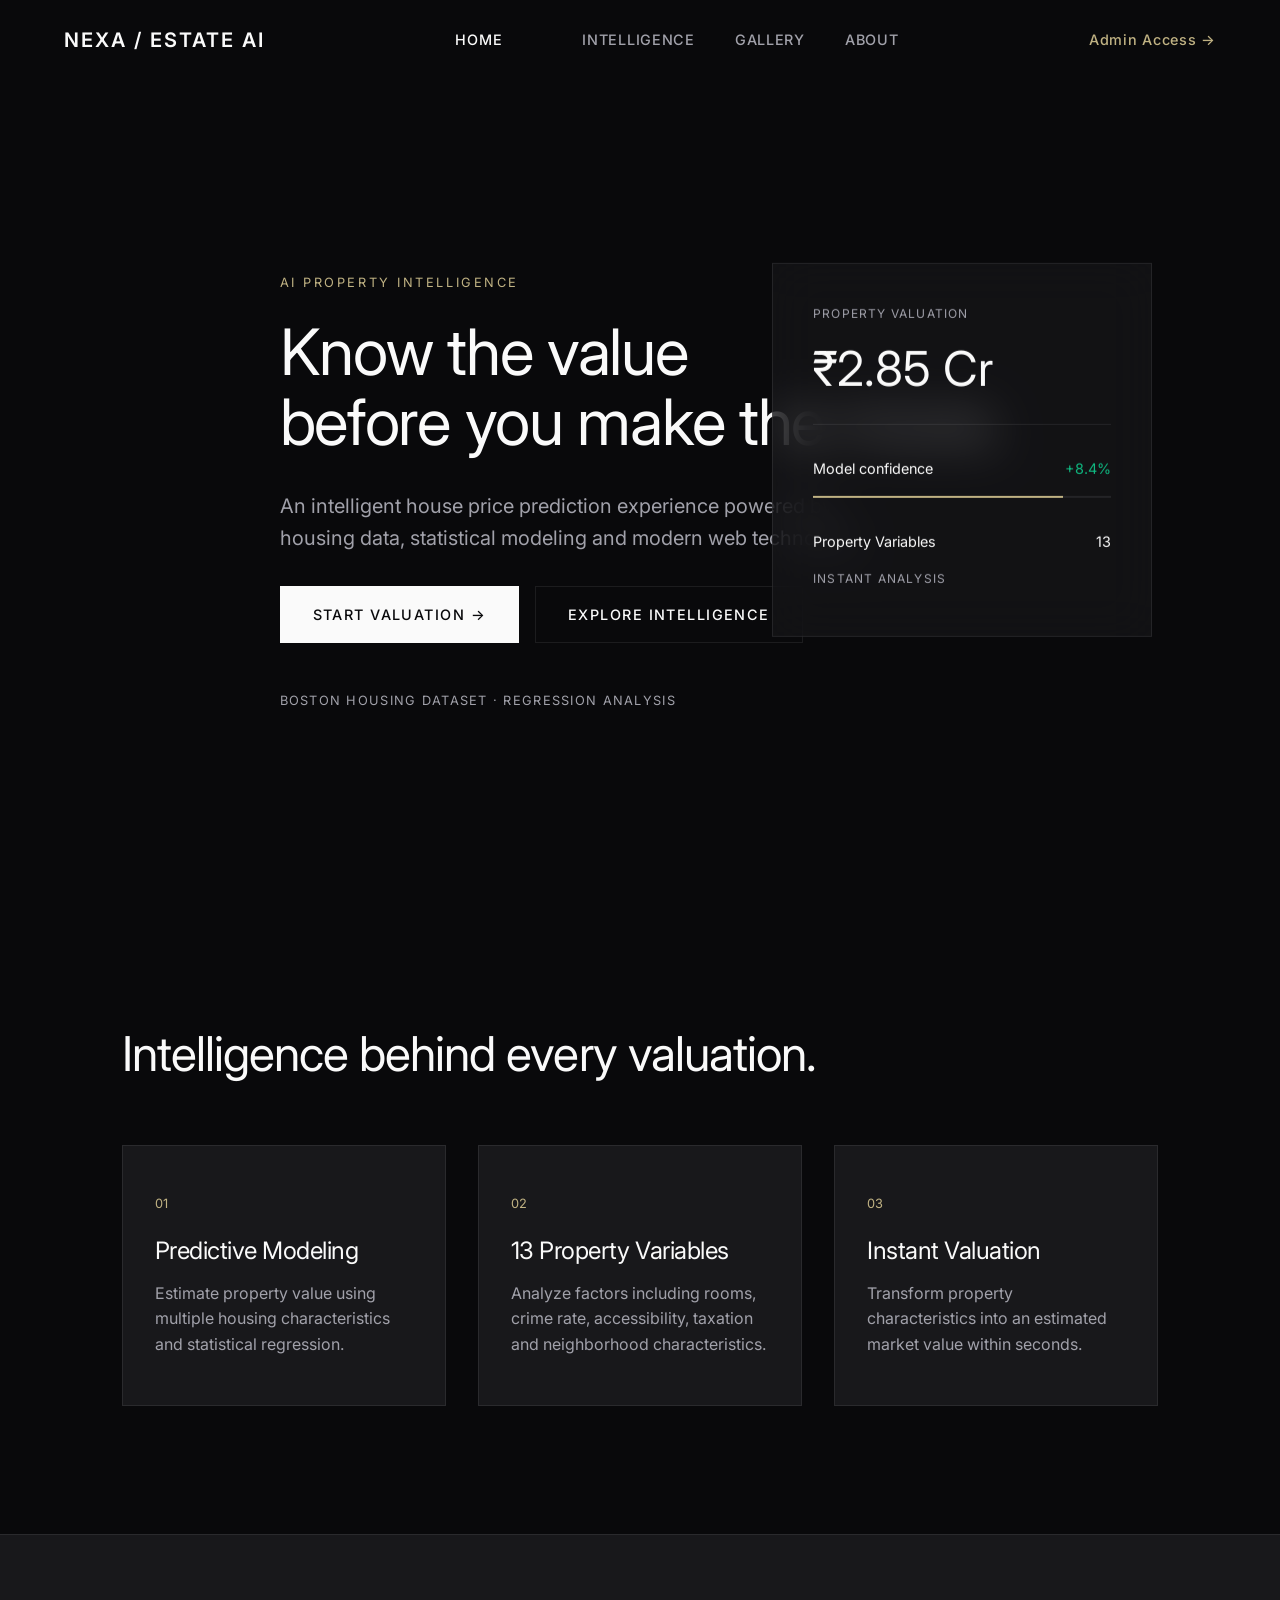
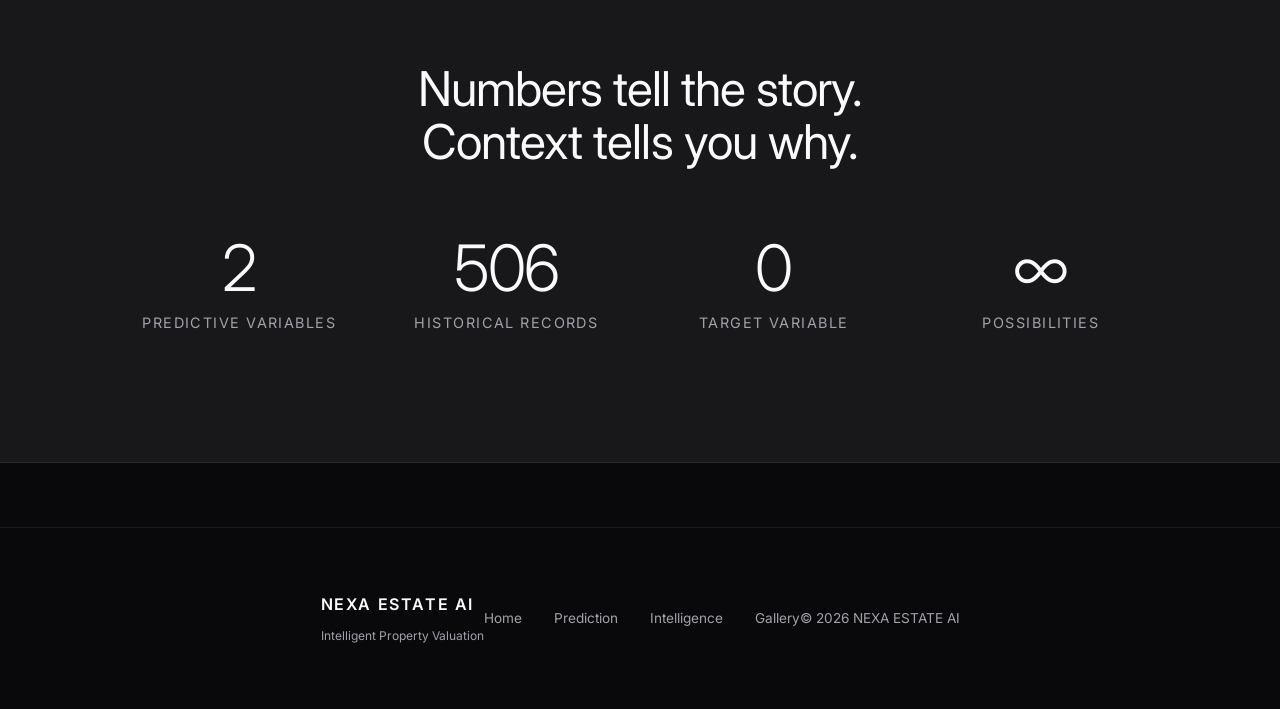
<file: index.html>
<!DOCTYPE html>
<html lang="en">
<head>
    <meta charset="UTF-8">
    <meta name="viewport" content="width=device-width, initial-scale=1.0">
    <title>NEXA ESTATE AI | Intelligent Property Valuation</title>
    <link rel="stylesheet" href="style.css">
</head>
<body>
    <nav class="navbar">
        <a href="index.html" class="logo">NEXA / ESTATE AI</a>
        <ul class="nav-links">
            <li><a href="index.html" class="active">Home</a></li>
            <li><a href="prediction.html" class="auth-required hidden">Prediction</a></li>
            <li><a href="info.html">Intelligence</a></li>
            <li><a href="photos.html">Gallery</a></li>
            <li><a href="about.html">About</a></li>
        </ul>
        <div class="nav-right">
            <a href="login.html" class="login-link">Admin Access &rarr;</a>
            <a href="#" class="auth-required logout-btn hidden">Logout</a>
        </div>
        <div class="hamburger"><span></span><span></span><span></span></div>
    </nav>

    <header class="hero">
        <div class="container">
            <div class="hero-content">
                <span class="hero-label">AI Property Intelligence</span>
                <h1>Know the value<br>before you make the move.</h1>
                <p>An intelligent house price prediction experience powered by housing data, statistical modeling and modern web technology.</p>
                <div class="hero-buttons">
                    <a href="prediction.html" class="btn btn-primary">Start Valuation &rarr;</a>
                    <a href="info.html" class="btn">Explore Intelligence</a>
                </div>
                <div class="hero-trust">Boston Housing Dataset &middot; Regression Analysis</div>
            </div>
            
            <div class="floating-panel">
                <span class="panel-label">Property Valuation</span>
                <div class="panel-value">₹2.85 Cr</div>
                <div class="panel-row">
                    <span>Model confidence</span>
                    <span style="color: var(--success);">+8.4%</span>
                </div>
                <div class="progress-bar"><div class="progress-fill"></div></div>
                <div class="panel-row">
                    <span>Property Variables</span>
                    <span>13</span>
                </div>
                <span class="panel-label" style="margin-top: 1rem;">Instant Analysis</span>
            </div>
        </div>
    </header>

    <section class="section">
        <div class="container">
            <h2 class="section-title">Intelligence behind every valuation.</h2>
            <div class="features-grid">
                <div class="feature-card">
                    <span class="feature-num">01</span>
                    <h3>Predictive Modeling</h3>
                    <p>Estimate property value using multiple housing characteristics and statistical regression.</p>
                </div>
                <div class="feature-card">
                    <span class="feature-num">02</span>
                    <h3>13 Property Variables</h3>
                    <p>Analyze factors including rooms, crime rate, accessibility, taxation and neighborhood characteristics.</p>
                </div>
                <div class="feature-card">
                    <span class="feature-num">03</span>
                    <h3>Instant Valuation</h3>
                    <p>Transform property characteristics into an estimated market value within seconds.</p>
                </div>
            </div>
        </div>
    </section>

    <section class="section stats-section text-center">
        <div class="container">
            <h2 class="section-title" style="margin: 0 auto 4rem; max-width: 100%;">Numbers tell the story.<br>Context tells you why.</h2>
            <div class="stats-grid">
                <div class="stat-item">
                    <h4 class="counter" data-target="13">0</h4>
                    <p>Predictive Variables</p>
                </div>
                <div class="stat-item">
                    <h4 class="counter" data-target="506">0</h4>
                    <p>Historical Records</p>
                </div>
                <div class="stat-item">
                    <h4 class="counter" data-target="1">0</h4>
                    <p>Target Variable</p>
                </div>
                <div class="stat-item">
                    <h4>&infin;</h4>
                    <p>Possibilities</p>
                </div>
            </div>
        </div>
    </section>

    <footer>
        <div class="container flex" style="justify-content: space-between; align-items: center;">
            <div>
                <div class="logo" style="font-size: 1rem; margin-bottom: 0.5rem;">NEXA ESTATE AI</div>
                <p style="font-size: 0.75rem;">Intelligent Property Valuation</p>
            </div>
            <div class="footer-links">
                <a href="index.html">Home</a>
                <a href="prediction.html">Prediction</a>
                <a href="info.html">Intelligence</a>
                <a href="photos.html">Gallery</a>
            </div>
            <div>&copy; <span id="current-year"></span> NEXA ESTATE AI</div>
        </div>
    </footer>

    <script src="script.js"></script>
    <script src="auth.js"></script>
</body>
</html>
</file>
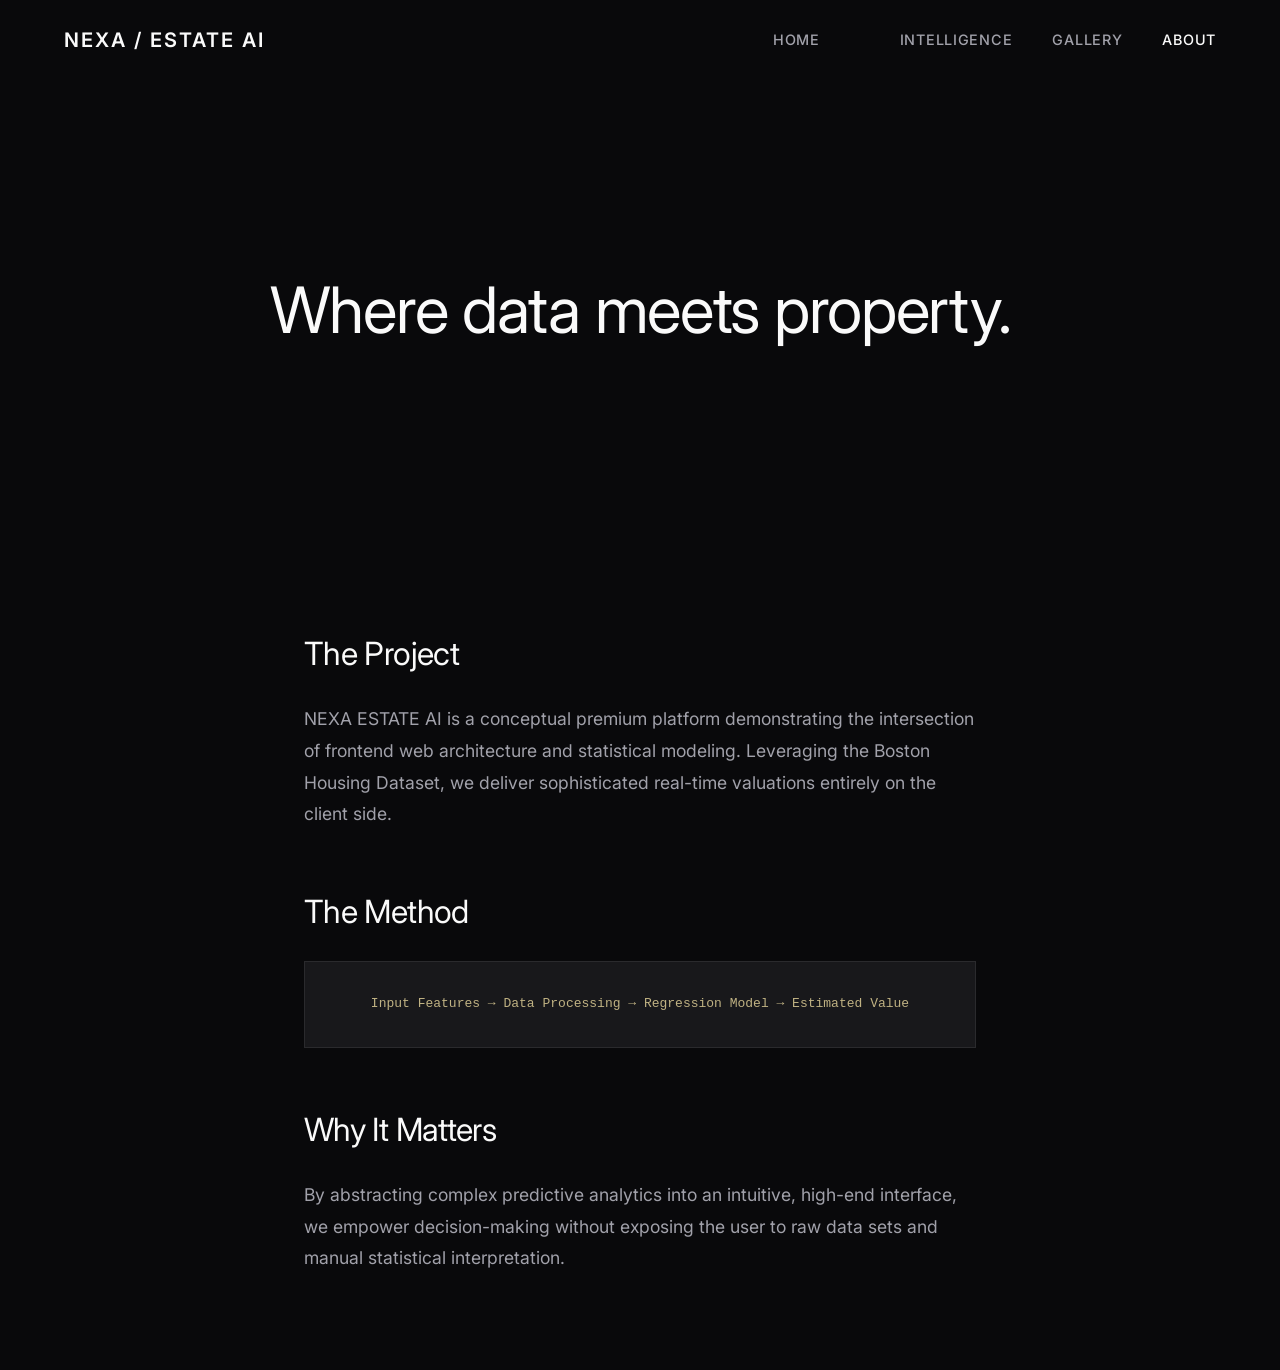
<file: about.html>
<!DOCTYPE html>
<html lang="en">
<head>
    <meta charset="UTF-8">
    <meta name="viewport" content="width=device-width, initial-scale=1.0">
    <title>About - NEXA ESTATE AI</title>
    <link rel="stylesheet" href="style.css">
</head>
<body>
    <nav class="navbar scrolled">
        <a href="index.html" class="logo">NEXA / ESTATE AI</a>
        <ul class="nav-links">
            <li><a href="index.html">Home</a></li>
            <li><a href="prediction.html" class="auth-required hidden">Prediction</a></li>
            <li><a href="info.html">Intelligence</a></li>
            <li><a href="photos.html">Gallery</a></li>
            <li><a href="about.html" class="active">About</a></li>
        </ul>
    </nav>
    <header class="hero" style="min-height: 60vh; background: linear-gradient(rgba(9,9,11,0.8), rgba(9,9,11,0.8)), url('https://images.unsplash.com/photo-1600607687920-4e2a09cf159d?auto=format&fit=crop&w=1920&q=80') center/cover;">
        <div class="container text-center">
            <h1 style="font-size: 4rem;">Where data meets property.</h1>
        </div>
    </header>
    <main class="container" style="max-width: 800px; padding: 6rem 5%;">
        <h2 style="font-size: 2rem; margin-bottom: 2rem;">The Project</h2>
        <p style="margin-bottom: 4rem; font-size: 1.1rem; line-height: 1.8;">NEXA ESTATE AI is a conceptual premium platform demonstrating the intersection of frontend web architecture and statistical modeling. Leveraging the Boston Housing Dataset, we deliver sophisticated real-time valuations entirely on the client side.</p>
        
        <h2 style="font-size: 2rem; margin-bottom: 2rem;">The Method</h2>
        <div style="padding: 2rem; background: var(--bg-card); border: 1px solid var(--border); font-family: monospace; text-align: center; color: var(--accent); margin-bottom: 4rem;">
            Input Features &rarr; Data Processing &rarr; Regression Model &rarr; Estimated Value
        </div>

        <h2 style="font-size: 2rem; margin-bottom: 2rem;">Why It Matters</h2>
        <p style="font-size: 1.1rem; line-height: 1.8;">By abstracting complex predictive analytics into an intuitive, high-end interface, we empower decision-making without exposing the user to raw data sets and manual statistical interpretation.</p>
    </main>
    <script src="script.js"></script>
    <script src="auth.js"></script>
</body>
</html>
</file>
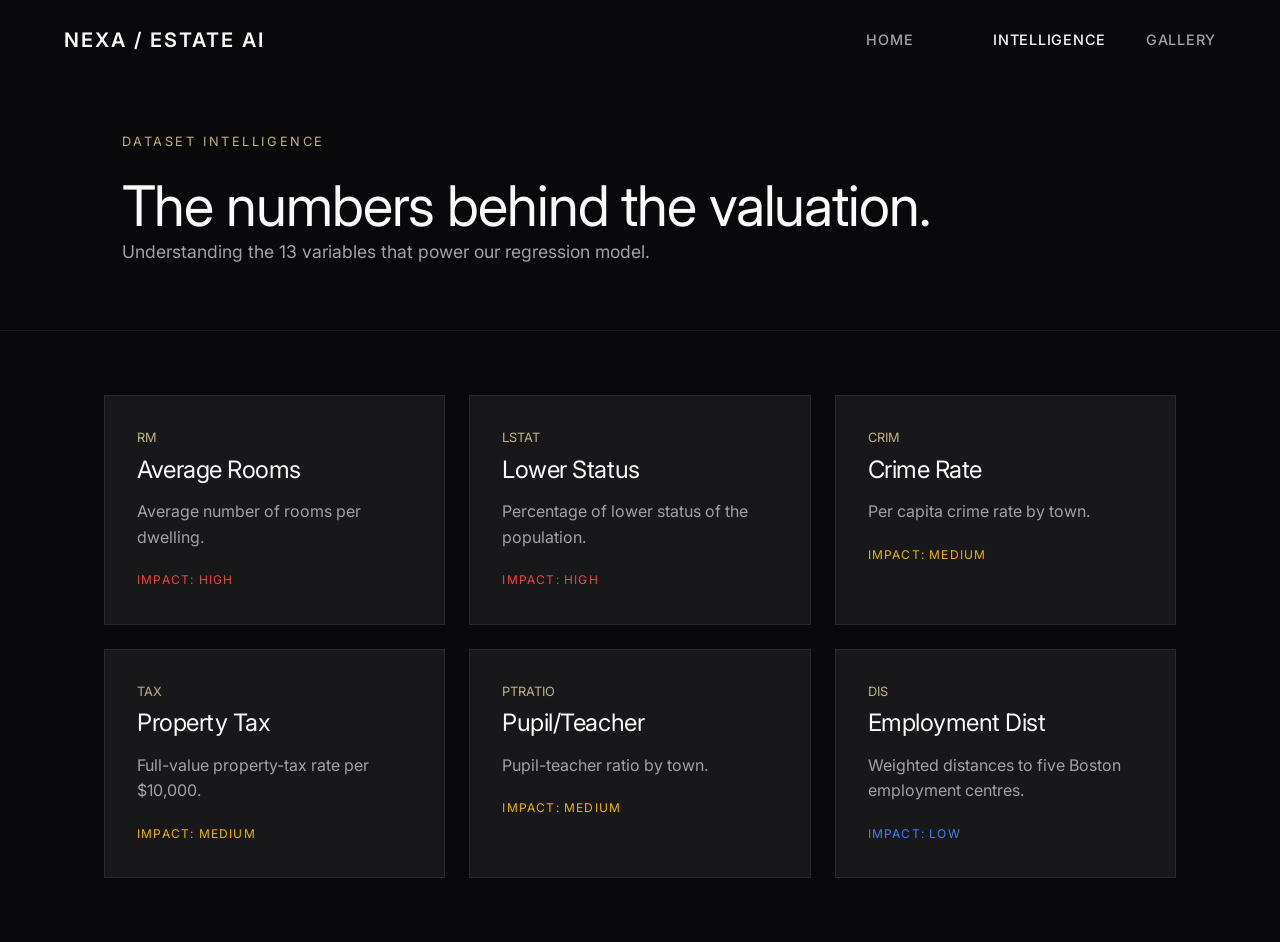
<file: info.html>
<!DOCTYPE html>
<html lang="en">
<head>
    <meta charset="UTF-8">
    <meta name="viewport" content="width=device-width, initial-scale=1.0">
    <title>Intelligence - NEXA ESTATE AI</title>
    <link rel="stylesheet" href="style.css">
</head>
<body>
    <nav class="navbar scrolled">
        <a href="index.html" class="logo">NEXA / ESTATE AI</a>
        <ul class="nav-links">
            <li><a href="index.html">Home</a></li>
            <li><a href="prediction.html" class="auth-required hidden">Prediction</a></li>
            <li><a href="info.html" class="active">Intelligence</a></li>
            <li><a href="photos.html">Gallery</a></li>
        </ul>
    </nav>
    <header class="dashboard-header">
        <div class="container">
            <span class="hero-label">Dataset Intelligence</span>
            <h1 style="font-size: 3.5rem;">The numbers behind the valuation.</h1>
            <p style="font-size: 1.1rem; max-width: 600px;">Understanding the 13 variables that power our regression model.</p>
        </div>
    </header>
    <main class="container" style="padding: 4rem 5%;">
        <div class="info-grid">
            <div class="info-card"><span class="code" style="color:var(--accent); font-size:0.8rem; display:block; margin-bottom:0.5rem;">RM</span><h3>Average Rooms</h3><p style="margin:1rem 0;">Average number of rooms per dwelling.</p><span class="impact-high">IMPACT: HIGH</span></div>
            <div class="info-card"><span class="code" style="color:var(--accent); font-size:0.8rem; display:block; margin-bottom:0.5rem;">LSTAT</span><h3>Lower Status</h3><p style="margin:1rem 0;">Percentage of lower status of the population.</p><span class="impact-high">IMPACT: HIGH</span></div>
            <div class="info-card"><span class="code" style="color:var(--accent); font-size:0.8rem; display:block; margin-bottom:0.5rem;">CRIM</span><h3>Crime Rate</h3><p style="margin:1rem 0;">Per capita crime rate by town.</p><span class="impact-med">IMPACT: MEDIUM</span></div>
            <div class="info-card"><span class="code" style="color:var(--accent); font-size:0.8rem; display:block; margin-bottom:0.5rem;">TAX</span><h3>Property Tax</h3><p style="margin:1rem 0;">Full-value property-tax rate per $10,000.</p><span class="impact-med">IMPACT: MEDIUM</span></div>
            <div class="info-card"><span class="code" style="color:var(--accent); font-size:0.8rem; display:block; margin-bottom:0.5rem;">PTRATIO</span><h3>Pupil/Teacher</h3><p style="margin:1rem 0;">Pupil-teacher ratio by town.</p><span class="impact-med">IMPACT: MEDIUM</span></div>
            <div class="info-card"><span class="code" style="color:var(--accent); font-size:0.8rem; display:block; margin-bottom:0.5rem;">DIS</span><h3>Employment Dist</h3><p style="margin:1rem 0;">Weighted distances to five Boston employment centres.</p><span class="impact-low">IMPACT: LOW</span></div>
        </div>
    </main>
    <script src="script.js"></script>
    <script src="auth.js"></script>
</body>
</html>
</file>
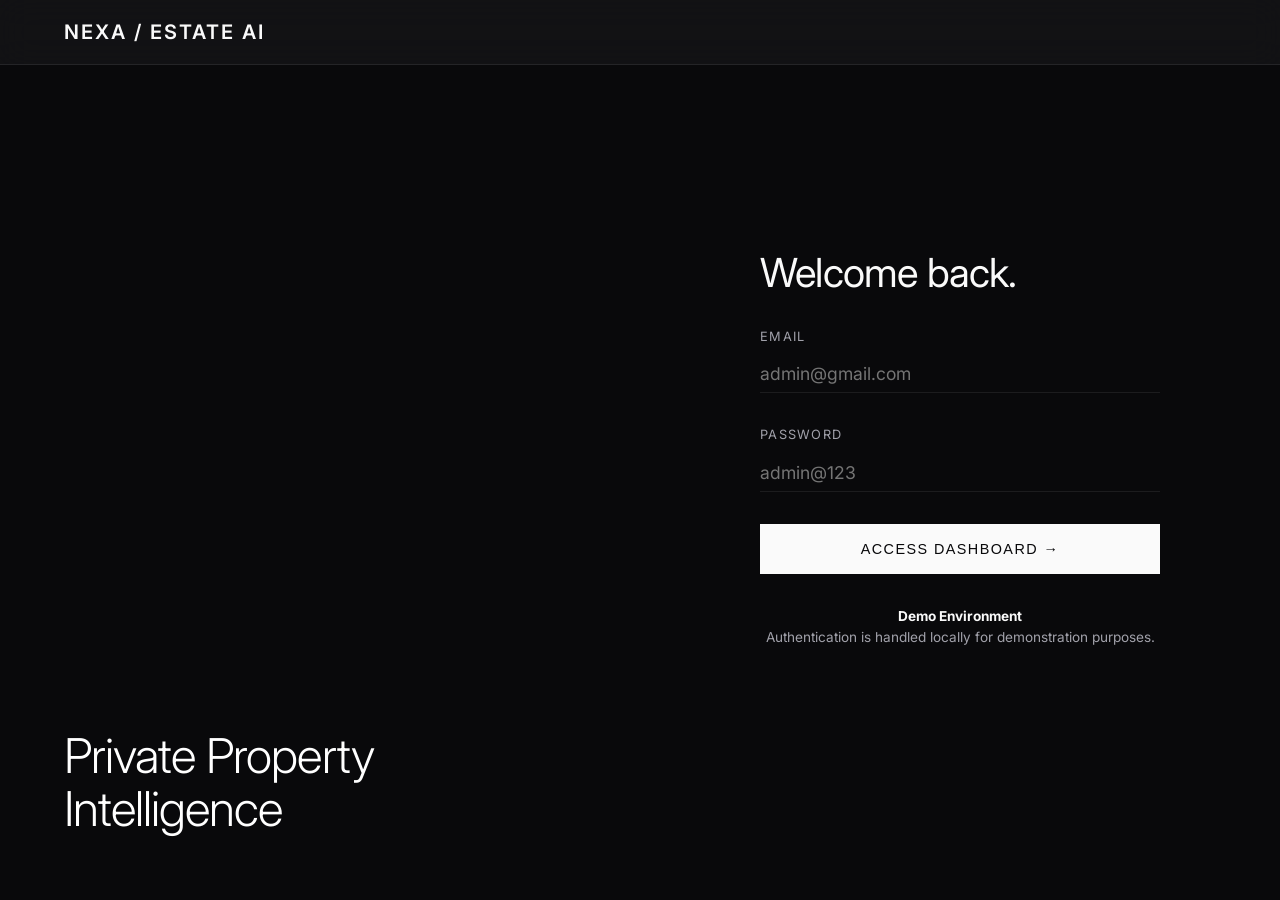
<file: login.html>
<!DOCTYPE html>
<html lang="en">
<head>
    <meta charset="UTF-8">
    <meta name="viewport" content="width=device-width, initial-scale=1.0">
    <title>Login - NEXA ESTATE AI</title>
    <link rel="stylesheet" href="style.css">
</head>
<body>
    <nav class="navbar scrolled">
        <a href="index.html" class="logo">NEXA / ESTATE AI</a>
    </nav>
    <div class="auth-layout">
        <div class="auth-image">
            <h2 style="color: white; font-size: 3rem; font-weight: 300;">Private Property<br>Intelligence</h2>
        </div>
        <div class="auth-form-container">
            <div class="auth-form">
                <h2>Welcome back.</h2>
                <form id="nexa-login">
                    <div class="input-group">
                        <label>Email</label>
                        <input type="email" id="email" required placeholder="admin@gmail.com">
                    </div>
                    <div class="input-group">
                        <label>Password</label>
                        <input type="password" id="password" required placeholder="admin@123">
                    </div>
                    <div id="login-error" class="error-msg hidden">Invalid credentials. Access denied.</div>
                    <button type="submit" class="btn btn-primary w-100">Access Dashboard &rarr;</button>
                </form>
                <div class="form-footer">
                    <strong style="color: var(--text-main);">Demo Environment</strong><br>
                    Authentication is handled locally for demonstration purposes.
                </div>
            </div>
        </div>
    </div>
    <script src="script.js"></script>
    <script src="auth.js"></script>
</body>
</html>
</file>
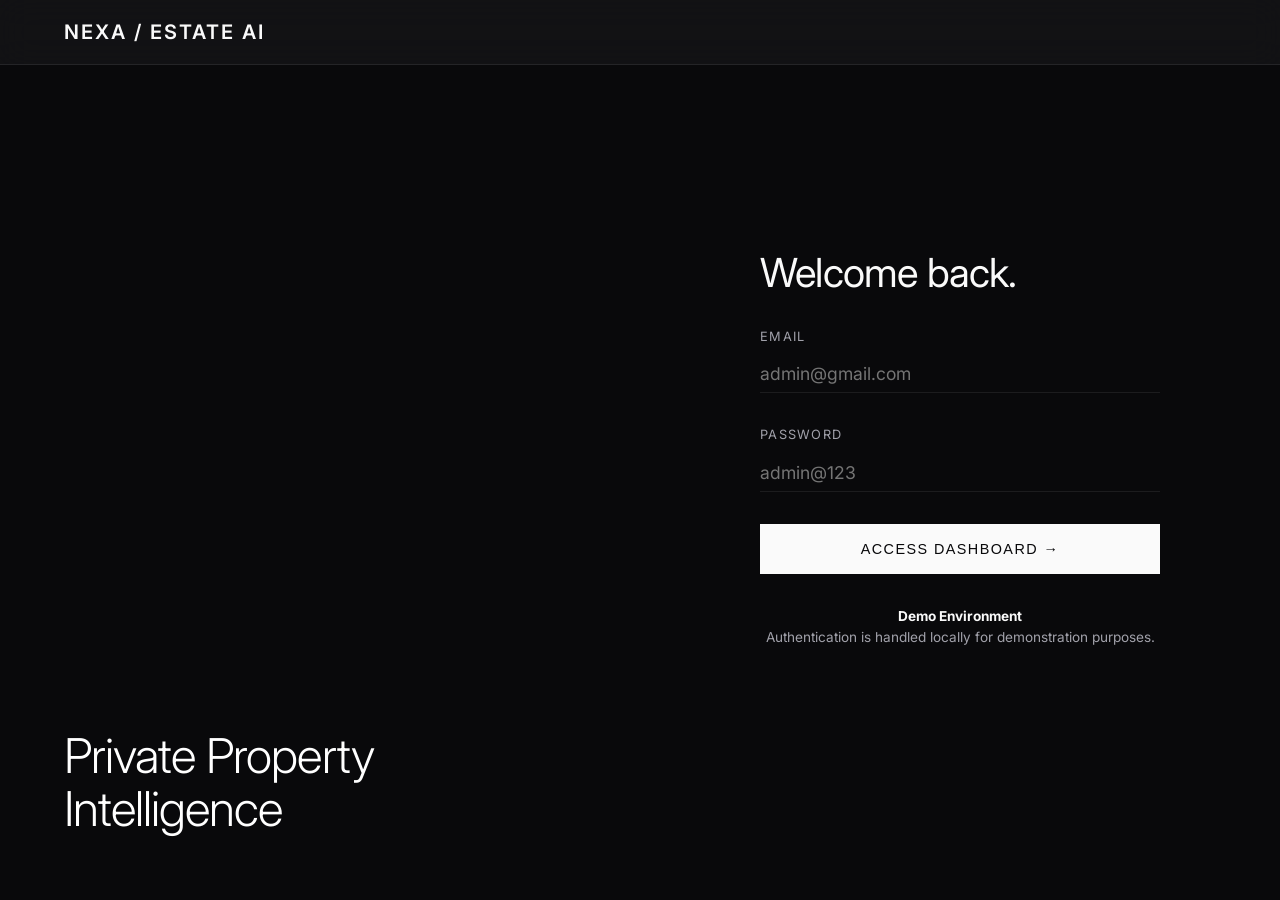
<file: prediction.html>
<!DOCTYPE html>
<html lang="en">
<head>
    <meta charset="UTF-8">
    <meta name="viewport" content="width=device-width, initial-scale=1.0">
    <title>Prediction - NEXA ESTATE AI</title>
    <link rel="stylesheet" href="style.css">
</head>
<body>
    <nav class="navbar scrolled">
        <a href="index.html" class="logo">NEXA / ESTATE AI</a>
        <ul class="nav-links">
            <li><a href="index.html">Home</a></li>
            <li><a href="prediction.html" class="active">Prediction</a></li>
            <li><a href="info.html">Intelligence</a></li>
            <li><a href="photos.html">Gallery</a></li>
        </ul>
        <div class="nav-right">
            <a href="#" class="logout-btn">Logout</a>
        </div>
    </nav>

    <div class="loader-overlay" id="loader">
        <div class="spinner"></div>
        <div id="loader-text" style="font-size: 0.9rem; letter-spacing: 0.1em; text-transform: uppercase;">Analyzing property...</div>
    </div>

    <header class="dashboard-header">
        <div class="container">
            <h1 style="font-size: 3rem;">Predict House Price</h1>
            <p style="font-size: 1.1rem; max-width: 600px;">Enter the property details below to get an estimated price.</p>
        </div>
    </header>

    <main class="dashboard-layout container">
        <div class="input-section">
            <form id="prediction-engine">
                <div class="input-grid">
                    <!-- Simplified Inputs without the dataset codes -->
                    <div class="input-card"><label>Crime Rate</label><p>Area crime rate</p><div class="input-control"><input type="number" step="any" id="f-crim" value="0.00632"><span class="unit">rate</span></div></div>
                    <div class="input-card"><label>Zoned Land</label><p>Residential area</p><div class="input-control"><input type="number" step="any" id="f-zn" value="18"><span class="unit">%</span></div></div>
                    <div class="input-card"><label>Business Area</label><p>Commercial area</p><div class="input-control"><input type="number" step="any" id="f-indus" value="2.31"><span class="unit">acres</span></div></div>
                    <div class="input-card"><label>Near River</label><p>Is it near a river? (1=Yes, 0=No)</p><div class="input-control"><input type="number" step="any" id="f-chas" value="0"><span class="unit">bool</span></div></div>
                    <div class="input-card"><label>Pollution (NOx)</label><p>Air quality index</p><div class="input-control"><input type="number" step="any" id="f-nox" value="0.538"><span class="unit">ppm</span></div></div>
                    <div class="input-card"><label>Average Rooms</label><p>Number of rooms</p><div class="input-control"><input type="number" step="any" id="f-rm" value="6.575"><span class="unit">rooms</span></div></div>
                    <div class="input-card"><label>Property Age</label><p>Old units percentage</p><div class="input-control"><input type="number" step="any" id="f-age" value="65.2"><span class="unit">%</span></div></div>
                    <div class="input-card"><label>Workplace Distance</label><p>Distance to offices</p><div class="input-control"><input type="number" step="any" id="f-dis" value="4.09"><span class="unit">miles</span></div></div>
                    <div class="input-card"><label>Highway Access</label><p>Road connectivity</p><div class="input-control"><input type="number" step="any" id="f-rad" value="1"><span class="unit">idx</span></div></div>
                    <div class="input-card"><label>Property Tax</label><p>Tax rate</p><div class="input-control"><input type="number" step="any" id="f-tax" value="296"><span class="unit">rate</span></div></div>
                    <div class="input-card"><label>Student-Teacher Ratio</label><p>School quality</p><div class="input-control"><input type="number" step="any" id="f-ptratio" value="15.3"><span class="unit">ratio</span></div></div>
                    <div class="input-card"><label>Demographics</label><p>Area population index</p><div class="input-control"><input type="number" step="any" id="f-b" value="396.9"><span class="unit">idx</span></div></div>
                    <div class="input-card"><label>Lower Income Pop</label><p>Neighborhood status</p><div class="input-control"><input type="number" step="any" id="f-lstat" value="4.98"><span class="unit">%</span></div></div>
                </div>
                <button type="button" id="run-valuation" class="btn btn-primary w-100 mt-4" style="padding: 1.5rem; font-size: 1.1rem;">PREDICT PRICE &rarr;</button>
            </form>
        </div>

        <div class="results-section">
            <div class="sticky-panel hidden" id="result-section">
                <div class="result-card">
                    <span class="panel-label">Estimated Property Price</span>
                    <div class="result-value" id="res-value">₹0</div>
                    
                    <span class="panel-label">Estimated Range</span>
                    <div class="range-vis"><span id="res-range-min">₹0</span><span id="res-range-max">₹0</span></div>
                    <div class="range-bar"><div class="range-active"></div></div>
                    
                    <div style="margin-top: 3rem; display: flex; gap: 1rem;">
                        <button id="print-report" class="btn" style="flex:1;">Print Result</button>
                    </div>
                </div>
            </div>
        </div>
    </main>

    <script src="script.js"></script>
    <script src="auth.js"></script>
    <script src="prediction.js"></script>
</body>
</html>
</file>
<file: style.css>
@import url('https://fonts.googleapis.com/css2?family=Inter:wght@300;400;500;600;700&display=swap');

:root {
    --bg-dark: #09090b;
    --bg-card: #18181b;
    --bg-glass: rgba(24, 24, 27, 0.65);
    --border: rgba(255, 255, 255, 0.08);
    --border-hover: rgba(255, 255, 255, 0.2);
    --text-main: #fafafa;
    --text-muted: #a1a1aa;
    --accent: #c0b283; /* Muted metallic */
    --accent-glow: rgba(192, 178, 131, 0.15);
    --error: #ef4444;
    --success: #10b981;
    --font-main: 'Inter', sans-serif;
    --transition: all 0.4s cubic-bezier(0.16, 1, 0.3, 1);
}

* {
    margin: 0;
    padding: 0;
    box-sizing: border-box;
}

body {
    font-family: var(--font-main);
    background-color: var(--bg-dark);
    color: var(--text-main);
    line-height: 1.6;
    overflow-x: hidden;
    -webkit-font-smoothing: antialiased;
}

/* Typography */
h1, h2, h3, h4 { font-weight: 400; letter-spacing: -0.02em; line-height: 1.1; }
h1 { font-size: clamp(3rem, 5vw, 5rem); }
h2 { font-size: clamp(2rem, 4vw, 3.5rem); }
h3 { font-size: 1.5rem; }
p { color: var(--text-muted); }

/* Layout & Utils */
.container {
    max-width: 1440px;
    margin: 0 auto;
    padding: 0 5%;
}
.grid { display: grid; }
.flex { display: flex; }
.text-center { text-align: center; }
.mt-2 { margin-top: 2rem; }
.mt-4 { margin-top: 4rem; }
.hidden { display: none !important; }

/* Navbar */
.navbar {
    position: fixed;
    top: 0; width: 100%;
    padding: 1.5rem 5%;
    display: flex;
    justify-content: space-between;
    align-items: center;
    z-index: 1000;
    background: transparent;
    transition: var(--transition);
    border-bottom: 1px solid transparent;
}
.navbar.scrolled {
    background: var(--bg-glass);
    backdrop-filter: blur(16px);
    border-bottom: 1px solid var(--border);
    padding: 1rem 5%;
}
.logo {
    font-size: 1.25rem;
    font-weight: 600;
    letter-spacing: 0.1em;
    color: var(--text-main);
    text-decoration: none;
    text-transform: uppercase;
}
.nav-links {
    display: flex;
    gap: 2.5rem;
    list-style: none;
}
.nav-links a {
    color: var(--text-muted);
    text-decoration: none;
    font-size: 0.9rem;
    font-weight: 500;
    transition: var(--transition);
    text-transform: uppercase;
    letter-spacing: 0.05em;
}
.nav-links a:hover, .nav-links a.active {
    color: var(--text-main);
}
.nav-right a {
    color: var(--accent);
    text-decoration: none;
    font-size: 0.9rem;
    font-weight: 500;
    letter-spacing: 0.05em;
    transition: var(--transition);
}
.nav-right a:hover { color: var(--text-main); }
.hamburger { display: none; cursor: pointer; }
.hamburger span { display: block; width: 24px; height: 1px; background: var(--text-main); margin: 6px 0; transition: var(--transition); }

/* Buttons */
.btn {
    display: inline-flex;
    align-items: center;
    justify-content: center;
    padding: 1rem 2rem;
    background: transparent;
    color: var(--text-main);
    border: 1px solid var(--border);
    border-radius: 0;
    font-size: 0.9rem;
    font-weight: 500;
    text-transform: uppercase;
    letter-spacing: 0.1em;
    cursor: pointer;
    text-decoration: none;
    transition: var(--transition);
    position: relative;
    overflow: hidden;
}
.btn-primary {
    background: var(--text-main);
    color: var(--bg-dark);
    border-color: var(--text-main);
}
.btn-primary:hover {
    background: var(--accent);
    border-color: var(--accent);
    color: var(--bg-dark);
}
.btn:hover { border-color: var(--text-main); }
.w-100 { width: 100%; }

/* Hero */
.hero {
    min-height: 100vh;
    display: flex;
    align-items: center;
    position: relative;
    padding-top: 5rem;
    background: linear-gradient(to right, rgba(9, 9, 11, 0.9) 0%, rgba(9, 9, 11, 0.4) 100%), 
                url('https://images.unsplash.com/photo-1600596542815-ffad4c1539a9?auto=format&fit=crop&w=1920&q=80') center/cover no-repeat;
}
.hero-content {
    max-width: 800px;
    z-index: 2;
    animation: fadeUp 1s ease-out;
}
.hero-label {
    display: inline-block;
    font-size: 0.8rem;
    text-transform: uppercase;
    letter-spacing: 0.2em;
    color: var(--accent);
    margin-bottom: 1.5rem;
}
.hero p {
    font-size: 1.25rem;
    margin: 2rem 0;
    max-width: 600px;
}
.hero-buttons { display: flex; gap: 1rem; }
.hero-trust { margin-top: 3rem; font-size: 0.8rem; color: var(--text-muted); letter-spacing: 0.1em; text-transform: uppercase; }

/* Floating Panel */
.floating-panel {
    position: absolute;
    right: 10%;
    top: 50%;
    transform: translateY(-50%);
    background: var(--bg-glass);
    backdrop-filter: blur(24px);
    border: 1px solid var(--border);
    padding: 2.5rem;
    width: 380px;
    z-index: 2;
    animation: fadeLeft 1.2s ease-out;
}
.panel-label { font-size: 0.75rem; text-transform: uppercase; letter-spacing: 0.1em; color: var(--text-muted); margin-bottom: 0.5rem; display: block; }
.panel-value { font-size: 3rem; color: var(--text-main); margin-bottom: 2rem; border-bottom: 1px solid var(--border); padding-bottom: 1rem; }
.panel-row { display: flex; justify-content: space-between; margin-bottom: 1rem; font-size: 0.9rem; }
.progress-bar { width: 100%; height: 2px; background: var(--border); margin: 0.5rem 0 2rem; position: relative; }
.progress-fill { position: absolute; left: 0; top: 0; height: 100%; background: var(--accent); width: 84%; }

/* Sections */
.section { padding: 8rem 5%; }
.section-title { font-size: 3rem; margin-bottom: 4rem; max-width: 800px; }

/* Features */
.features-grid {
    display: grid;
    grid-template-columns: repeat(auto-fit, minmax(300px, 1fr));
    gap: 2rem;
}
.feature-card {
    background: var(--bg-card);
    border: 1px solid var(--border);
    padding: 3rem 2rem;
    transition: var(--transition);
}
.feature-card:hover { border-color: var(--border-hover); transform: translateY(-5px); }
.feature-num { font-size: 0.8rem; color: var(--accent); margin-bottom: 1.5rem; display: block; }
.feature-card h3 { margin-bottom: 1rem; font-size: 1.5rem; }

/* Stats */
.stats-section {
    background: var(--bg-card);
    border-top: 1px solid var(--border);
    border-bottom: 1px solid var(--border);
}
.stats-grid {
    display: grid;
    grid-template-columns: repeat(4, 1fr);
    gap: 2rem;
}
.stat-item h4 { font-size: 4rem; font-weight: 300; margin-bottom: 0.5rem; }
.stat-item p { font-size: 0.9rem; text-transform: uppercase; letter-spacing: 0.1em; }

/* Login Page */
.auth-layout { display: grid; grid-template-columns: 1fr 1fr; min-height: 100vh; }
.auth-image {
    background: linear-gradient(rgba(9,9,11,0.3), rgba(9,9,11,0.7)), url('https://images.unsplash.com/photo-1512917774080-9991f1c4c750?auto=format&fit=crop&w=1000&q=80') center/cover;
    display: flex;
    align-items: flex-end;
    padding: 4rem;
}
.auth-form-container {
    display: flex;
    align-items: center;
    justify-content: center;
    padding: 4rem;
    background: var(--bg-dark);
}
.auth-form { width: 100%; max-width: 400px; }
.auth-form h2 { margin-bottom: 2rem; font-size: 2.5rem; }
.input-group { margin-bottom: 2rem; position: relative; }
.input-group label { display: block; font-size: 0.8rem; text-transform: uppercase; letter-spacing: 0.1em; color: var(--text-muted); margin-bottom: 0.5rem; }
.input-group input {
    width: 100%;
    background: transparent;
    border: none;
    border-bottom: 1px solid var(--border);
    padding: 0.5rem 0;
    color: var(--text-main);
    font-size: 1.1rem;
    font-family: var(--font-main);
    transition: var(--transition);
}
.input-group input:focus { outline: none; border-bottom-color: var(--text-main); }
.form-footer { margin-top: 2rem; font-size: 0.85rem; color: var(--text-muted); text-align: center; }

/* Dashboard */
.dashboard-header { padding: 8rem 5% 4rem; border-bottom: 1px solid var(--border); }
.dashboard-layout { display: grid; grid-template-columns: 2.5fr 1fr; gap: 4rem; padding: 4rem 5%; }
.input-grid { display: grid; grid-template-columns: 1fr 1fr; gap: 2rem; }
.input-card {
    background: var(--bg-card);
    border: 1px solid var(--border);
    padding: 1.5rem;
    position: relative;
    transition: var(--transition);
}
.input-card:hover { border-color: var(--border-hover); }
.input-card .code { position: absolute; top: 1.5rem; right: 1.5rem; font-size: 0.7rem; color: var(--accent); letter-spacing: 0.1em; }
.input-card label { display: block; font-size: 0.9rem; font-weight: 500; margin-bottom: 0.5rem; }
.input-card p { font-size: 0.8rem; margin-bottom: 1.5rem; min-height: 40px; }
.input-control { display: flex; align-items: center; gap: 1rem; border-bottom: 1px solid var(--border); padding-bottom: 0.5rem; }
.input-control input {
    background: transparent; border: none; color: var(--text-main); font-size: 1.25rem; width: 100%; font-family: var(--font-main);
}
.input-control input:focus { outline: none; }
.input-control .unit { font-size: 0.8rem; color: var(--text-muted); }

/* Results Panel */
.sticky-panel { position: sticky; top: 100px; }
.result-card { background: var(--bg-card); border: 1px solid var(--border); padding: 2.5rem; margin-bottom: 2rem; }
.result-value { font-size: 3.5rem; font-weight: 300; margin: 1rem 0 2rem; }
.range-vis { display: flex; align-items: center; justify-content: space-between; font-size: 0.85rem; color: var(--text-muted); margin-bottom: 0.5rem; }
.range-bar { height: 2px; background: var(--border); width: 100%; margin-bottom: 2rem; position: relative; }
.range-active { position: absolute; left: 20%; right: 20%; height: 100%; background: var(--text-main); }

/* Loading State */
.loader-overlay {
    position: fixed; top: 0; left: 0; width: 100%; height: 100%;
    background: var(--bg-glass); backdrop-filter: blur(10px);
    display: flex; flex-direction: column; align-items: center; justify-content: center;
    z-index: 2000; opacity: 0; pointer-events: none; transition: var(--transition);
}
.loader-overlay.active { opacity: 1; pointer-events: all; }
.spinner { width: 40px; height: 40px; border: 1px solid var(--border); border-top-color: var(--accent); border-radius: 50%; animation: spin 1s linear infinite; margin-bottom: 1rem; }

/* Data Info */
.info-grid { display: grid; grid-template-columns: repeat(auto-fill, minmax(300px, 1fr)); gap: 1.5rem; }
.info-card { background: var(--bg-card); border: 1px solid var(--border); padding: 2rem; }
.impact-high { color: #ef4444; font-size: 0.75rem; letter-spacing: 0.1em; }
.impact-med { color: #eab308; font-size: 0.75rem; letter-spacing: 0.1em; }
.impact-low { color: #3b82f6; font-size: 0.75rem; letter-spacing: 0.1em; }

/* Gallery */
.masonry { display: columns; column-count: 3; column-gap: 1.5rem; padding: 4rem 5%; }
.masonry-item { break-inside: avoid; margin-bottom: 1.5rem; overflow: hidden; position: relative; cursor: pointer; }
.masonry-item img { width: 100%; display: block; transition: transform 0.7s ease; }
.masonry-item:hover img { transform: scale(1.05); }

/* Lightbox */
.lightbox { position: fixed; top: 0; left: 0; width: 100%; height: 100%; background: rgba(0,0,0,0.95); z-index: 3000; display: flex; align-items: center; justify-content: center; opacity: 0; pointer-events: none; transition: var(--transition); }
.lightbox.active { opacity: 1; pointer-events: all; }
.lightbox img { max-width: 90%; max-height: 90vh; object-fit: contain; }
.lb-close { position: absolute; top: 2rem; right: 2rem; color: #fff; font-size: 2.5rem; cursor: pointer; padding: 10px; line-height: 1; z-index: 3001; }
.lb-nav { position: absolute; top: 50%; transform: translateY(-50%); background: rgba(255,255,255,0.1); color: white; border: none; font-size: 2rem; padding: 1rem; cursor: pointer; transition: 0.3s; z-index: 3001; border-radius: 50%; width: 60px; height: 60px; display: flex; align-items: center; justify-content: center; }
.lb-nav:hover { background: rgba(255,255,255,0.3); }
.lb-prev { left: 5%; }
.lb-next { right: 5%; }
@media (max-width: 768px) {
    .lb-nav { top: auto; bottom: 5%; padding: 0.8rem; font-size: 1.5rem; width: 50px; height: 50px; }
    .lb-prev { left: 20%; }
    .lb-next { right: 20%; }
    .lb-close { top: 1rem; right: 1rem; }
}

/* Footer */
footer { padding: 4rem 5%; border-top: 1px solid var(--border); margin-top: 4rem; display: flex; justify-content: space-between; align-items: center; font-size: 0.85rem; color: var(--text-muted); }
.footer-links { display: flex; gap: 2rem; }
.footer-links a { color: var(--text-muted); text-decoration: none; transition: var(--transition); }
.footer-links a:hover { color: var(--text-main); }

/* Responsive Defaults */
img { max-width: 100%; height: auto; }
button, .btn, .nav-links a { min-height: 44px; } /* Touch targets */

/* Animations */
@keyframes fadeUp { from { opacity: 0; transform: translateY(30px); } to { opacity: 1; transform: translateY(0); } }
@keyframes fadeLeft { from { opacity: 0; transform: translateX(30px); } to { opacity: 1; transform: translateX(0); } }
@keyframes spin { to { transform: rotate(360deg); } }

/* Media Queries */
@media (max-width: 1440px) {
    .container { max-width: 1200px; }
}

@media (max-width: 1024px) {
    .dashboard-layout { grid-template-columns: 1fr; gap: 2rem; }
    .floating-panel { display: none; }
    .auth-layout { grid-template-columns: 1fr; }
    .auth-image { display: none; }
    .masonry { column-count: 2; }
    .section { padding: 6rem 5%; }
}

@media (max-width: 768px) {
    .hero { min-height: 80vh; padding-top: 6rem; }
    h1 { font-size: 2.2rem; }
    h2 { font-size: 1.8rem; }
    .section-title { margin-bottom: 2rem; }
    
    /* Animated Hamburger Menu */
    .nav-links { 
        display: flex; 
        flex-direction: column; 
        position: absolute; 
        top: 100%; 
        left: 0; 
        width: 100%; 
        background: var(--bg-glass);
        backdrop-filter: blur(16px);
        padding: 0 5%;
        max-height: 0;
        overflow: hidden;
        transition: max-height 0.4s ease, padding 0.4s ease;
        border-bottom: 0px solid var(--border);
        gap: 1rem;
    }
    .nav-links.active {
        max-height: 400px; 
        padding: 1.5rem 5%;
        border-bottom: 1px solid var(--border);
    }
    .nav-right { display: none; }
    .hamburger { display: block; z-index: 1001; }
    
    /* Hamburger Icon Animation */
    .hamburger.active span:nth-child(1) { transform: translateY(7px) rotate(45deg); }
    .hamburger.active span:nth-child(2) { opacity: 0; }
    .hamburger.active span:nth-child(3) { transform: translateY(-7px) rotate(-45deg); }

    .stats-grid { grid-template-columns: 1fr; gap: 1.5rem; }
    .input-grid { grid-template-columns: 1fr; gap: 1rem; }
    .input-card { padding: 1rem; }
    .masonry { column-count: 1; }
    
    .auth-form-container { padding: 3rem 5%; }
    .auth-form h2 { font-size: 2rem; }
    
    footer { flex-direction: column; gap: 1.5rem; text-align: center; }
    .footer-links { flex-wrap: wrap; justify-content: center; gap: 1rem; }
}

@media (max-width: 414px) {
    h1 { font-size: 1.8rem; }
    .hero p { font-size: 1rem; margin: 1.5rem 0; }
    .hero-buttons { flex-direction: column; width: 100%; gap: 1rem; }
    .hero-buttons .btn { width: 100%; }
    
    .result-value { font-size: 2.5rem; }
    .dashboard-header h1 { font-size: 2.2rem; }
    
    .input-control input { font-size: 1.1rem; }
    
    /* Reduce animation intensity */
    .feature-card:hover { transform: translateY(-2px); }
}
</file>
